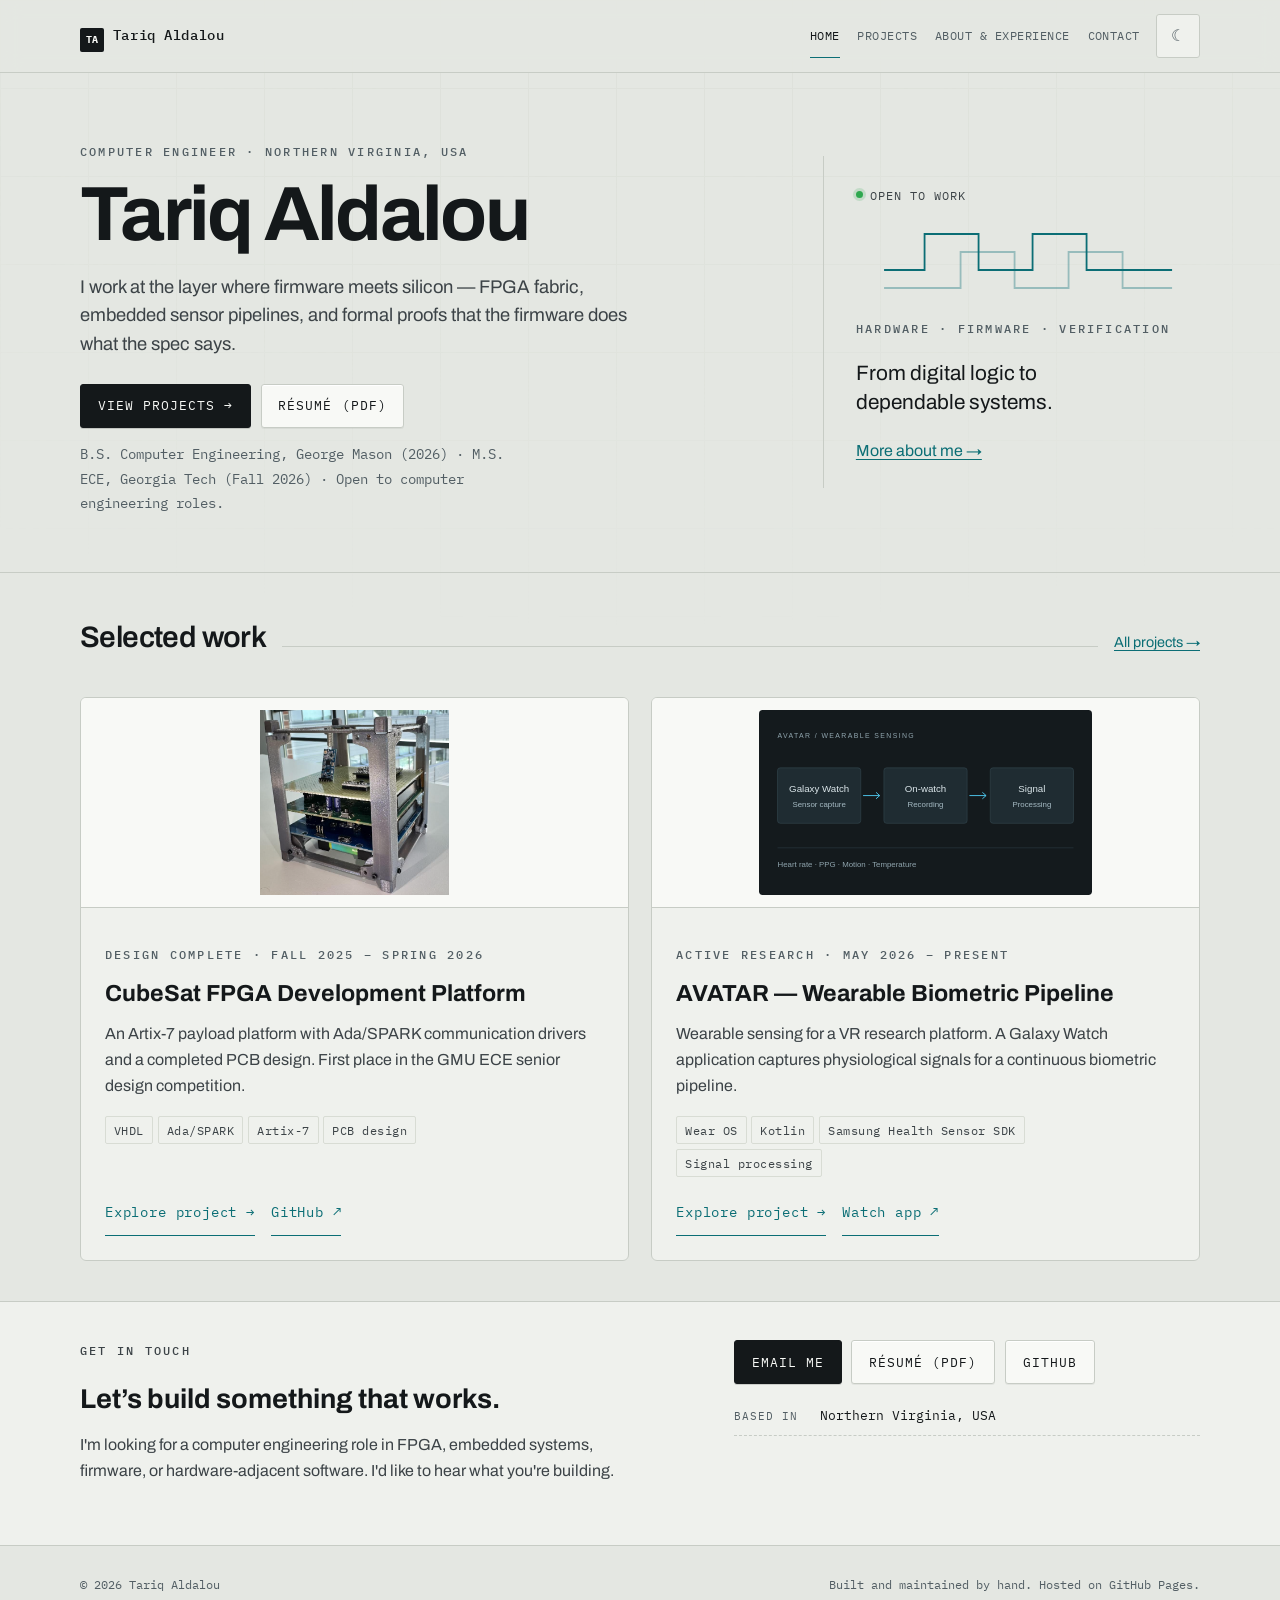
<file: index.html>
<!DOCTYPE html>
<html lang="en">
<head>
<meta charset="utf-8">
<meta name="viewport" content="width=device-width, initial-scale=1">
<title>Computer engineer — Tariq Aldalou</title>
<meta name="description" content="Computer engineer working on FPGA design, embedded systems and formally verified firmware.">
<meta name="author" content="Tariq Aldalou">
<link rel="icon" href="data:image/svg+xml,<svg xmlns='http://www.w3.org/2000/svg' viewBox='0 0 32 32'><rect width='32' height='32' rx='4' fill='%2314181A'/><path d='M5 21h5v-8h6v8h5v-4h6' stroke='%23FFD230' stroke-width='2.5' fill='none'/></svg>">

<meta property="og:type" content="website">
<meta property="og:title" content="Tariq Aldalou — Computer Engineer">
<meta property="og:description" content="FPGA design, embedded systems and formally verified firmware.">

<link rel="preconnect" href="https://fonts.googleapis.com">
<link rel="preconnect" href="https://fonts.gstatic.com" crossorigin>
<link href="https://fonts.googleapis.com/css2?family=Archivo:wght@400;500;600;700&family=IBM+Plex+Mono:wght@400;500&display=swap" rel="stylesheet">
<link rel="stylesheet" href="style.css">
<script>try{var t=localStorage.getItem("theme");if(t==="dark"||(!t&&matchMedia("(prefers-color-scheme:dark)").matches))document.documentElement.dataset.theme="dark"}catch(e){}</script>
</head>

<body data-page="index"><a class="skip-link" href="#main">Skip to content</a><header class="rail"><div class="wrap rail-in"><a class="rail-mark" href="index.html"><b id="mkInit">TA</b><span id="mkName">Tariq Aldalou</span></a><button class="menu-btn" id="menuToggle" aria-expanded="false" aria-controls="siteNav">Menu</button><nav class="rail-nav" id="siteNav" aria-label="Main navigation"><a href="index.html">Home</a><a href="projects.html">Projects</a><a href="about.html">About & experience</a><a href="#contact">Contact</a></nav><button class="theme-btn" id="themeToggle" aria-label="Switch to dark mode">☾</button></div></header><main id="main"><section class="hero"><div class="wrap home-hero"><div><p class="eyebrow" id="heroEyebrow"></p><h1 class="hero-name" id="heroName"></h1><p class="hero-tag" id="heroTag"></p><div class="actions" id="actions"></div><p class="hero-sub" id="heroSub"></p></div><aside class="hero-aside"><span class="led" id="led"></span><div class="signal-art" aria-hidden="true"><svg viewBox="0 0 320 100"><path d="M0 70H45V30H105V70H165V30H225V70H320"/><path d="M0 90H85V50H145V90H205V50H265V90H320"/></svg></div><p class="eyebrow">Hardware · Firmware · Verification</p><p>From digital logic to dependable systems.</p><a href="about.html">More about me →</a></aside></div></section><section class="sec selected-work" id="work"><div class="wrap"><div class="sec-head"><h2>Selected work</h2><span class="rule"></span><a href="projects.html">All projects →</a></div><div class="project-grid" id="projList"></div></div></section></main><section class="sec contact-section" id="contact"><div class="wrap contact-in"><div><p class="eyebrow">Get in touch</p><h2>Let’s build something that works.</h2><p id="contactCopy"></p></div><div><div class="actions" id="actions2"></div><div class="contact-list" id="contactList"></div></div></div></section><footer class="foot"><div class="wrap footer-in"><span>© <span id="year"></span> <span id="footName"></span></span><span id="footNote"></span></div></footer><script src="content.js"></script><script src="app.js"></script></body></html>
</file>
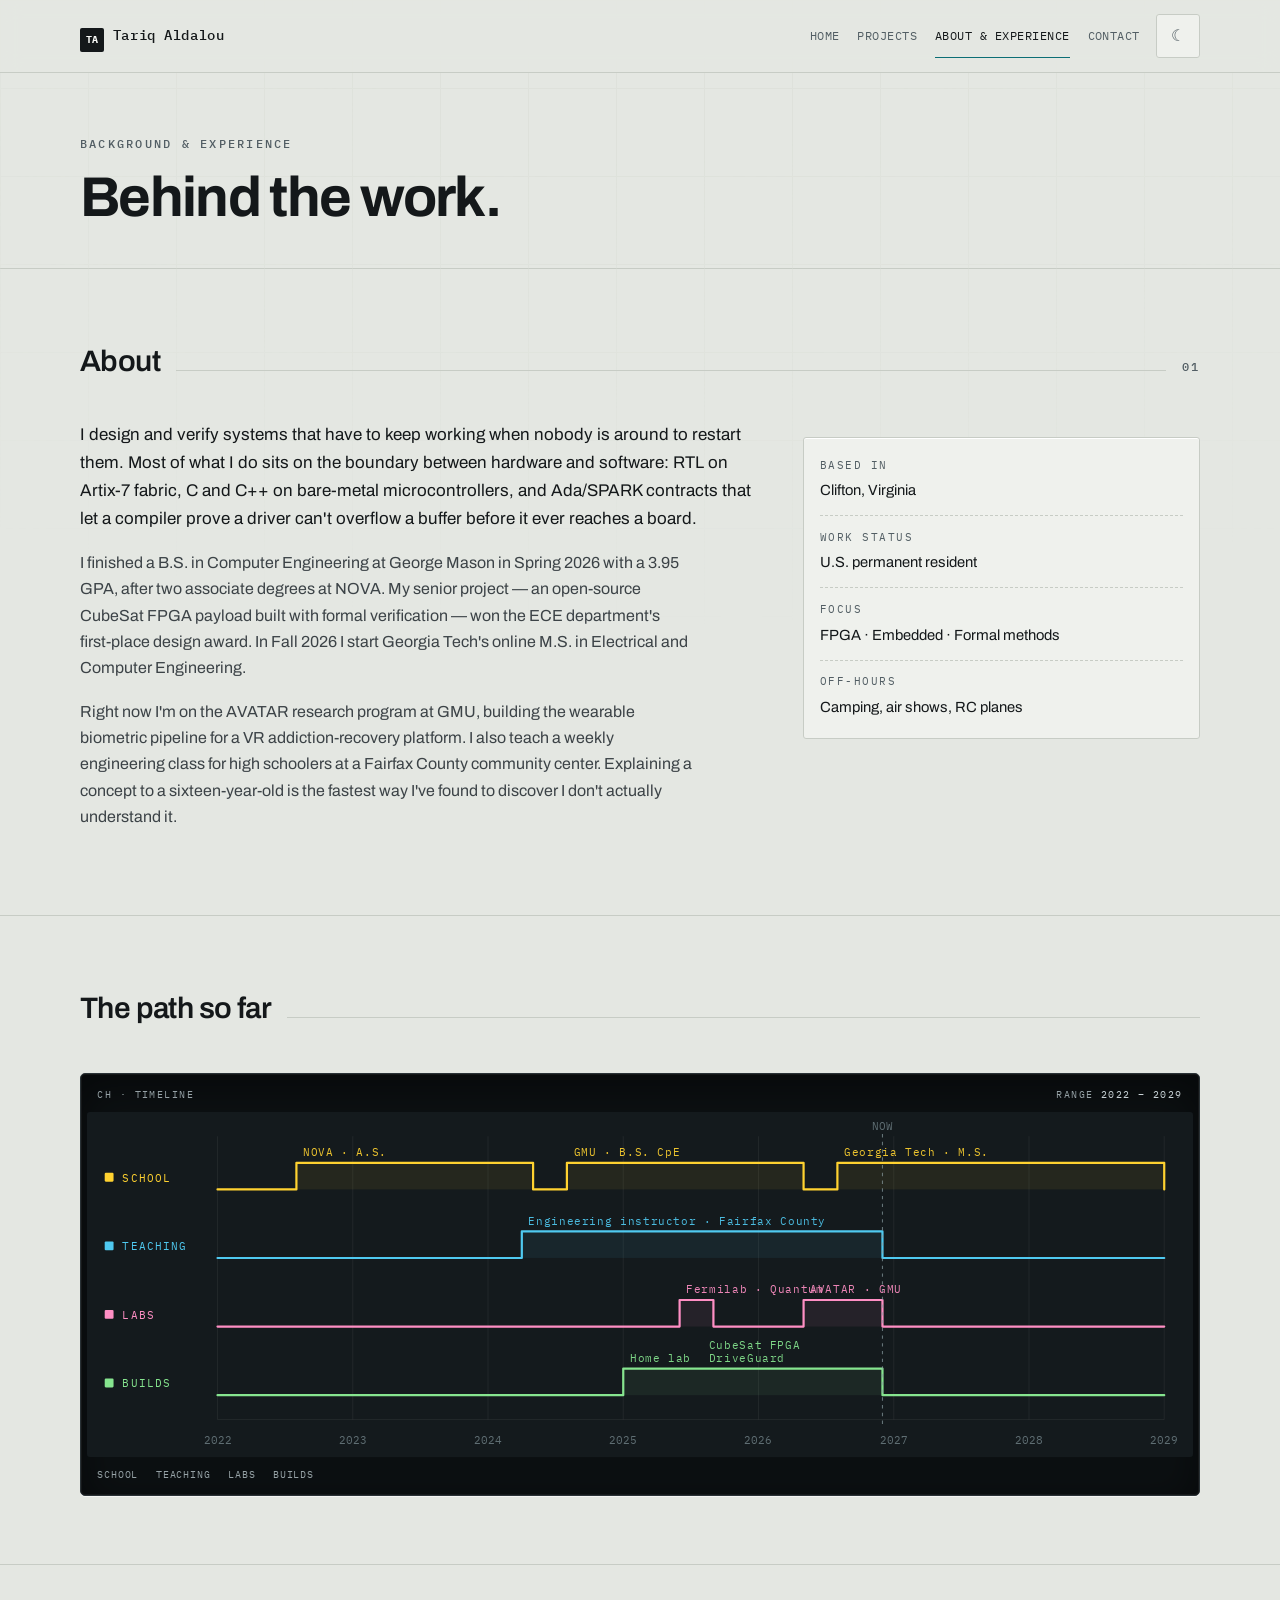
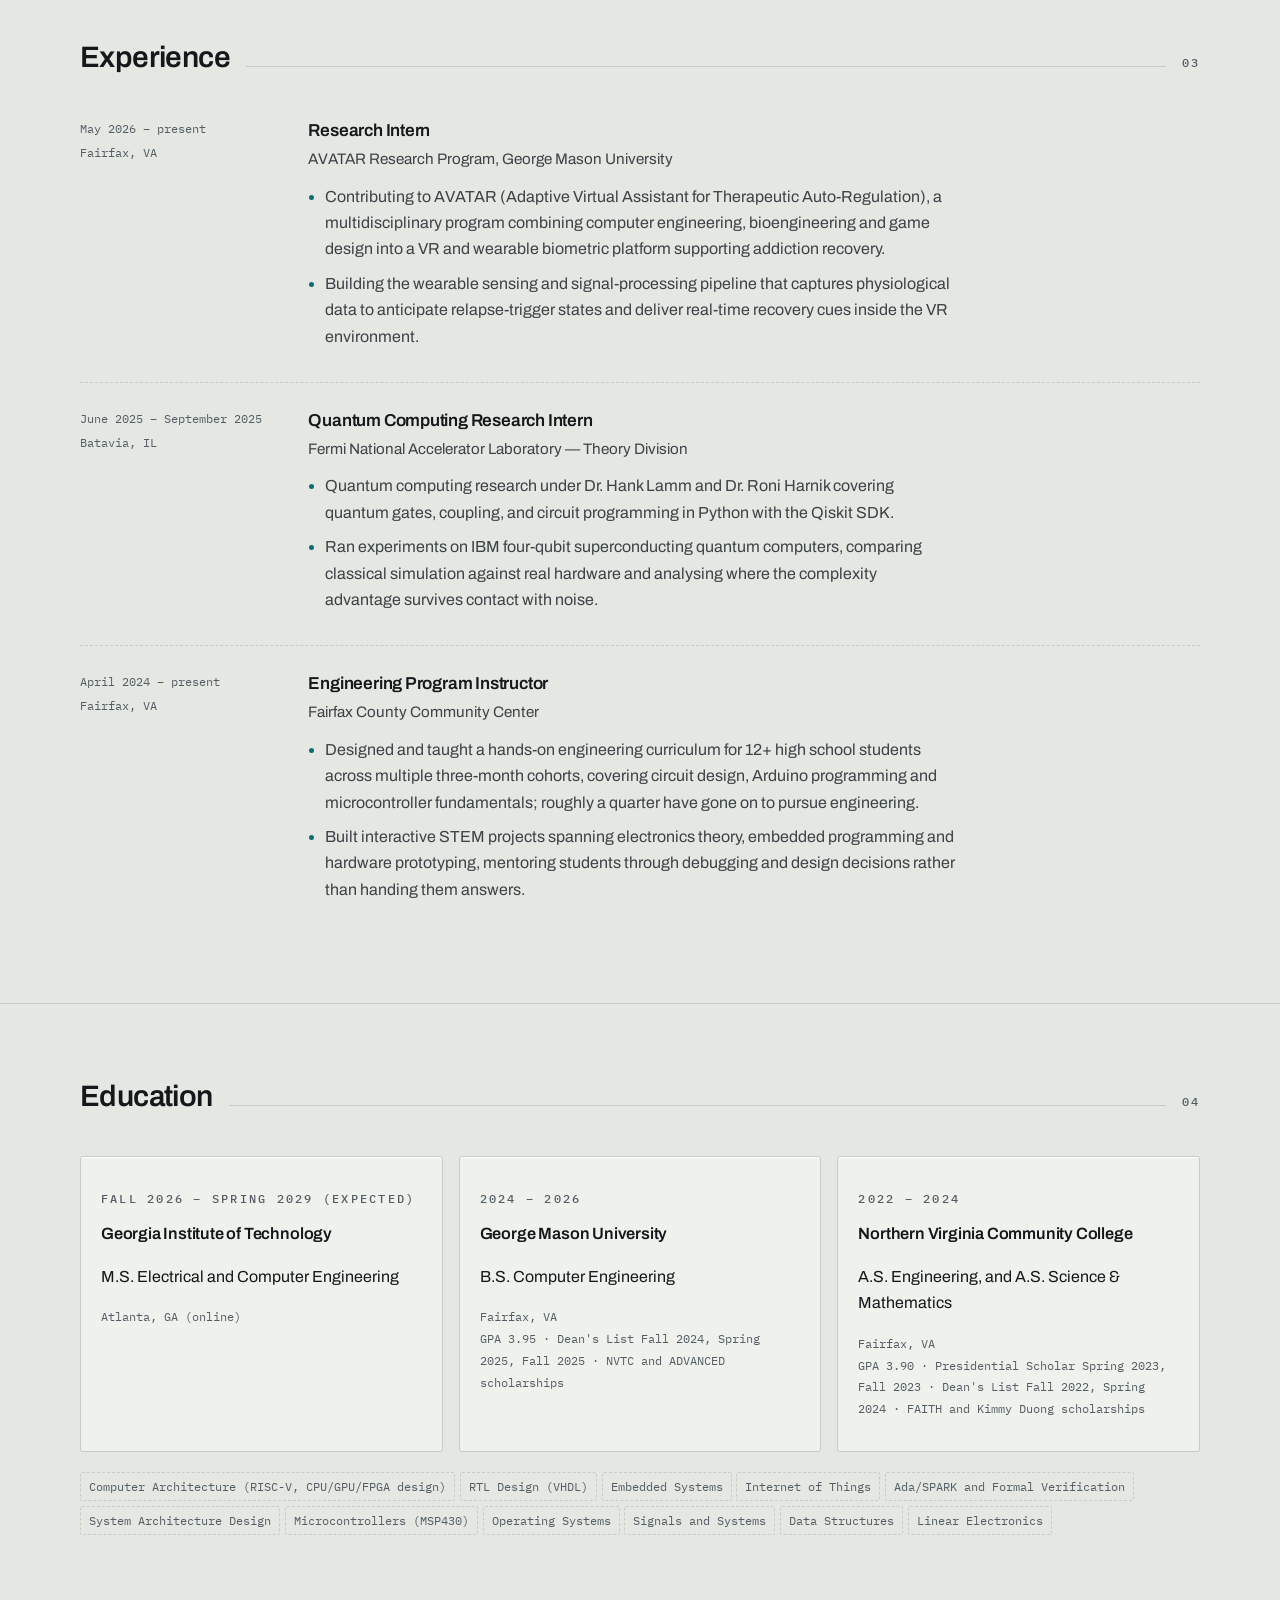
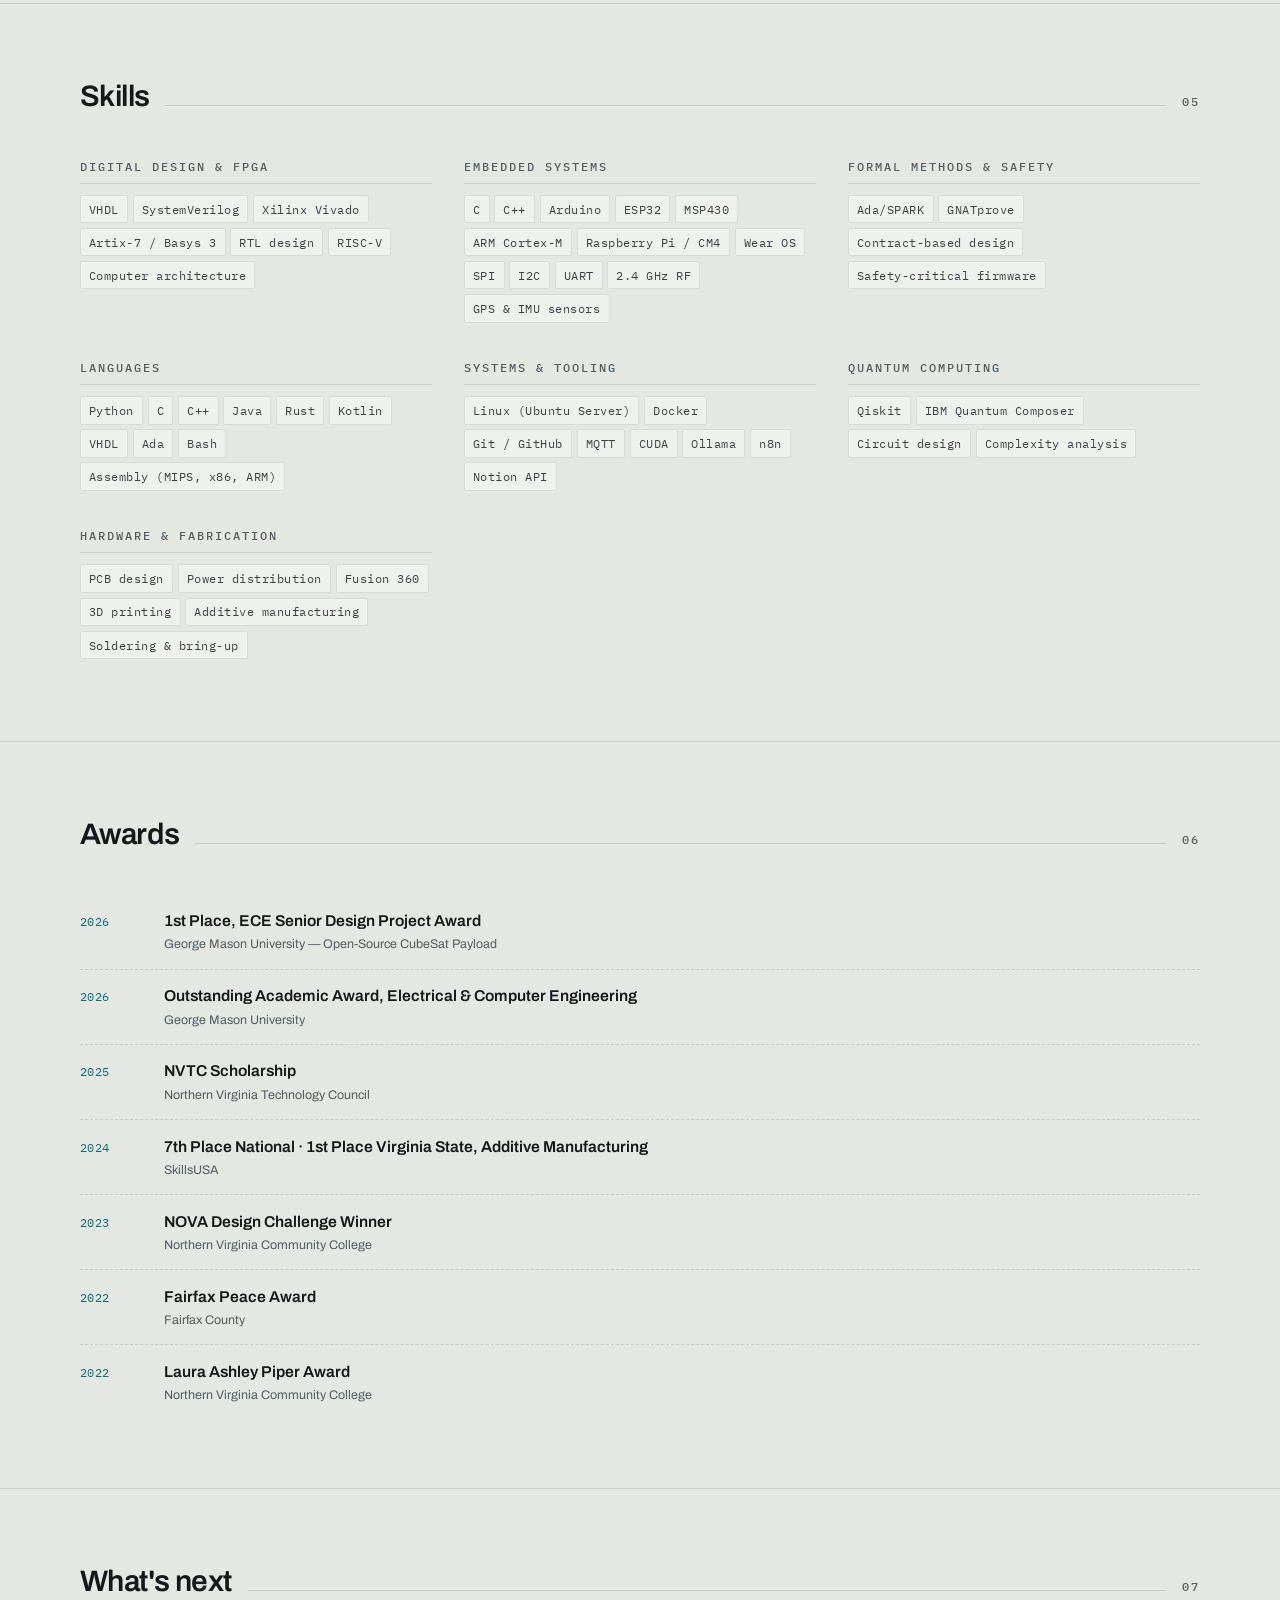
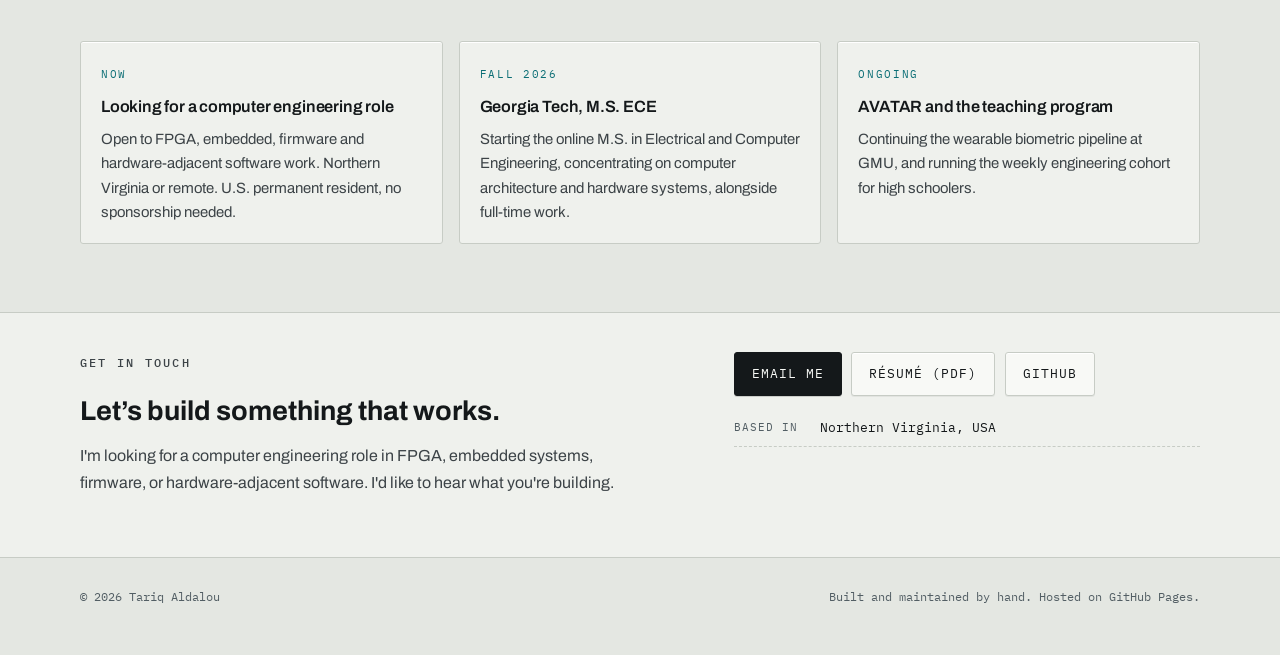
<file: about.html>
<!DOCTYPE html>
<html lang="en">
<head>
<meta charset="utf-8">
<meta name="viewport" content="width=device-width, initial-scale=1">
<title>About & experience — Tariq Aldalou</title>
<meta name="description" content="Computer engineer working on FPGA design, embedded systems and formally verified firmware.">
<meta name="author" content="Tariq Aldalou">
<link rel="icon" href="data:image/svg+xml,<svg xmlns='http://www.w3.org/2000/svg' viewBox='0 0 32 32'><rect width='32' height='32' rx='4' fill='%2314181A'/><path d='M5 21h5v-8h6v8h5v-4h6' stroke='%23FFD230' stroke-width='2.5' fill='none'/></svg>">

<meta property="og:type" content="website">
<meta property="og:title" content="Tariq Aldalou — Computer Engineer">
<meta property="og:description" content="FPGA design, embedded systems and formally verified firmware.">

<link rel="preconnect" href="https://fonts.googleapis.com">
<link rel="preconnect" href="https://fonts.gstatic.com" crossorigin>
<link href="https://fonts.googleapis.com/css2?family=Archivo:wght@400;500;600;700&family=IBM+Plex+Mono:wght@400;500&display=swap" rel="stylesheet">
<link rel="stylesheet" href="style.css">
<script>try{var t=localStorage.getItem("theme");if(t==="dark"||(!t&&matchMedia("(prefers-color-scheme:dark)").matches))document.documentElement.dataset.theme="dark"}catch(e){}</script>
</head>

<body data-page="about"><a class="skip-link" href="#main">Skip to content</a><header class="rail"><div class="wrap rail-in"><a class="rail-mark" href="index.html"><b id="mkInit">TA</b><span id="mkName">Tariq Aldalou</span></a><button class="menu-btn" id="menuToggle" aria-expanded="false" aria-controls="siteNav">Menu</button><nav class="rail-nav" id="siteNav" aria-label="Main navigation"><a href="index.html">Home</a><a href="projects.html">Projects</a><a href="about.html">About & experience</a><a href="#contact">Contact</a></nav><button class="theme-btn" id="themeToggle" aria-label="Switch to dark mode">☾</button></div></header><main id="main"><div class="wrap page-main about-heading"><p class="eyebrow">Background & experience</p><h1>Behind the work.</h1></div>  <section class="sec" id="about">
    <div class="wrap">
      <div class="sec-head"><h2>About</h2><span class="rule"></span><span class="eyebrow">01</span></div>
      <div class="about-grid">
        <div class="about-copy" id="aboutCopy"></div>
        <dl class="facts" id="facts"></dl>
      </div>
    </div>
  </section><section class="sec"><div class="wrap"><div class="sec-head"><h2>The path so far</h2><span class="rule"></span></div>      <div class="display">
        <div class="display-bar">
          <span>CH · TIMELINE</span>
          <span class="sp"></span>
          <span class="hint">drag to scroll →</span>
          <span>RANGE <em id="dispRange"></em></span>
        </div>
        <div class="display-wrap"><div class="display-scroll" id="display"></div></div>
        <div class="display-legend" id="legend"></div>
      </div><div id="mobileTimeline" class="mobile-timeline"></div></div></section>  <section class="sec" id="experience">
    <div class="wrap">
      <div class="sec-head"><h2>Experience</h2><span class="rule"></span><span class="eyebrow">03</span></div>
      <div id="expList"></div>
    </div>
  </section>  <section class="sec" id="education">
    <div class="wrap">
      <div class="sec-head"><h2>Education</h2><span class="rule"></span><span class="eyebrow">04</span></div>
      <div class="edu-grid" id="eduList"></div>
      <div class="course-strip" id="courseList"></div>
    </div>
  </section>  <section class="sec" id="skills">
    <div class="wrap">
      <div class="sec-head"><h2>Skills</h2><span class="rule"></span><span class="eyebrow">05</span></div>
      <div class="skill-grid" id="skillList"></div>
    </div>
  </section>  <section class="sec" id="awards">
    <div class="wrap">
      <div class="sec-head"><h2>Awards</h2><span class="rule"></span><span class="eyebrow">06</span></div>
      <div class="awards" id="awardList"></div>
    </div>
  </section>  <section class="sec" id="next">
    <div class="wrap">
      <div class="sec-head"><h2>What's next</h2><span class="rule"></span><span class="eyebrow">07</span></div>
      <div class="next-grid" id="nextList"></div>
    </div>
  </section></main><section class="sec contact-section" id="contact"><div class="wrap contact-in"><div><p class="eyebrow">Get in touch</p><h2>Let’s build something that works.</h2><p id="contactCopy"></p></div><div><div class="actions" id="actions2"></div><div class="contact-list" id="contactList"></div></div></div></section><footer class="foot"><div class="wrap footer-in"><span>© <span id="year"></span> <span id="footName"></span></span><span id="footNote"></span></div></footer><script src="content.js"></script><script src="app.js"></script></body></html>
</file>
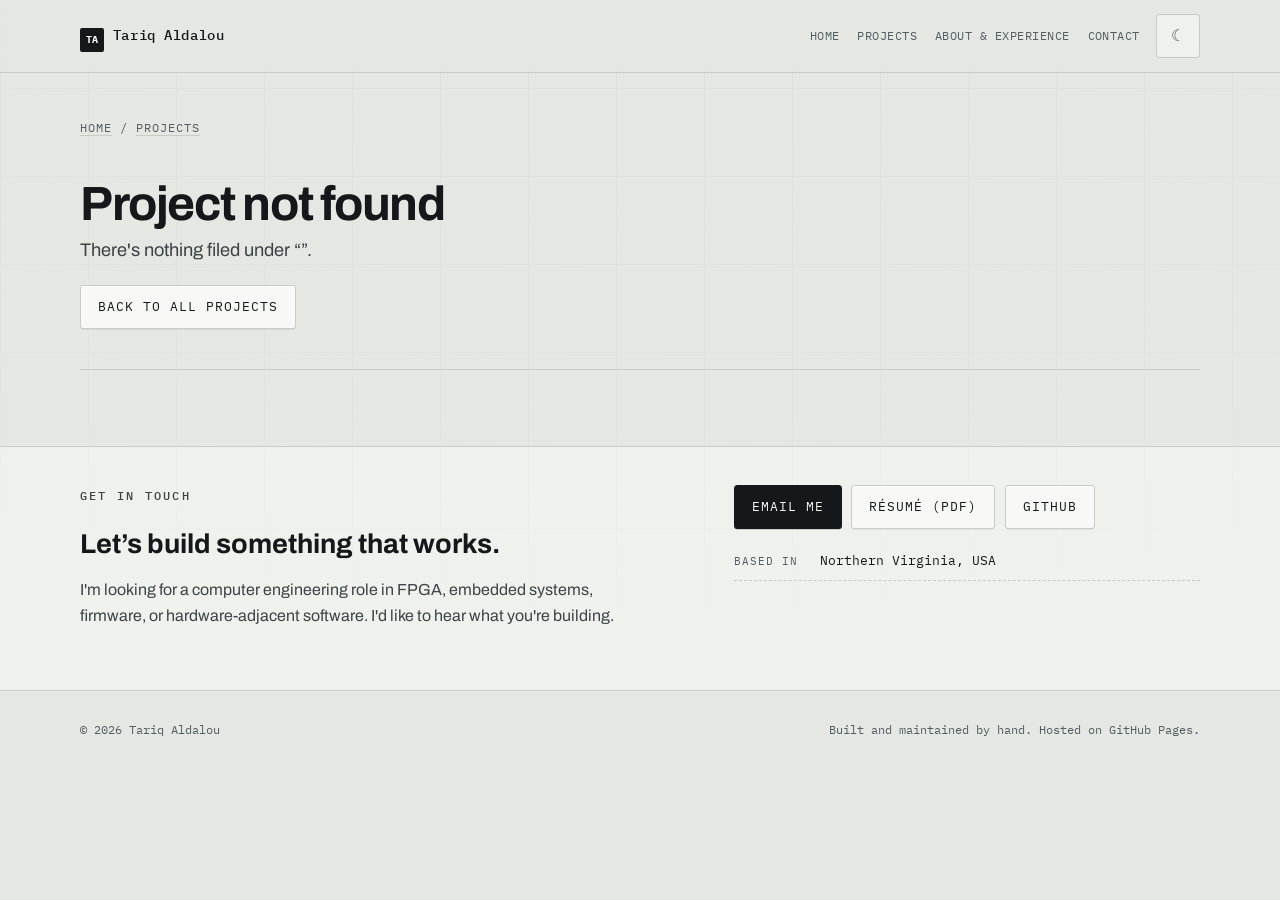
<file: project.html>
<!DOCTYPE html>
<html lang="en">
<head>
<meta charset="utf-8">
<meta name="viewport" content="width=device-width, initial-scale=1">
<title>Project — Tariq Aldalou</title>
<meta name="description" content="Computer engineer working on FPGA design, embedded systems and formally verified firmware.">
<meta name="author" content="Tariq Aldalou">
<link rel="icon" href="data:image/svg+xml,<svg xmlns='http://www.w3.org/2000/svg' viewBox='0 0 32 32'><rect width='32' height='32' rx='4' fill='%2314181A'/><path d='M5 21h5v-8h6v8h5v-4h6' stroke='%23FFD230' stroke-width='2.5' fill='none'/></svg>">

<meta property="og:type" content="website">
<meta property="og:title" content="Tariq Aldalou — Computer Engineer">
<meta property="og:description" content="FPGA design, embedded systems and formally verified firmware.">

<link rel="preconnect" href="https://fonts.googleapis.com">
<link rel="preconnect" href="https://fonts.gstatic.com" crossorigin>
<link href="https://fonts.googleapis.com/css2?family=Archivo:wght@400;500;600;700&family=IBM+Plex+Mono:wght@400;500&display=swap" rel="stylesheet">
<link rel="stylesheet" href="style.css">
<script>try{var t=localStorage.getItem("theme");if(t==="dark"||(!t&&matchMedia("(prefers-color-scheme:dark)").matches))document.documentElement.dataset.theme="dark"}catch(e){}</script>
</head>

<body data-page="project"><a class="skip-link" href="#main">Skip to content</a><header class="rail"><div class="wrap rail-in"><a class="rail-mark" href="index.html"><b id="mkInit">TA</b><span id="mkName">Tariq Aldalou</span></a><button class="menu-btn" id="menuToggle" aria-expanded="false" aria-controls="siteNav">Menu</button><nav class="rail-nav" id="siteNav" aria-label="Main navigation"><a href="index.html">Home</a><a href="projects.html">Projects</a><a href="about.html">About & experience</a><a href="#contact">Contact</a></nav><button class="theme-btn" id="themeToggle" aria-label="Switch to dark mode">☾</button></div></header><main class="wrap" id="main"><p class="crumb"><a href="index.html">Home</a> / <a href="projects.html">Projects</a></p><div id="pMain"></div><div class="p-more" id="pMore"></div></main><section class="sec contact-section" id="contact"><div class="wrap contact-in"><div><p class="eyebrow">Get in touch</p><h2>Let’s build something that works.</h2><p id="contactCopy"></p></div><div><div class="actions" id="actions2"></div><div class="contact-list" id="contactList"></div></div></div></section><footer class="foot"><div class="wrap footer-in"><span>© <span id="year"></span> <span id="footName"></span></span><span id="footNote"></span></div></footer><script src="content.js"></script><script src="app.js"></script></body></html>
</file>
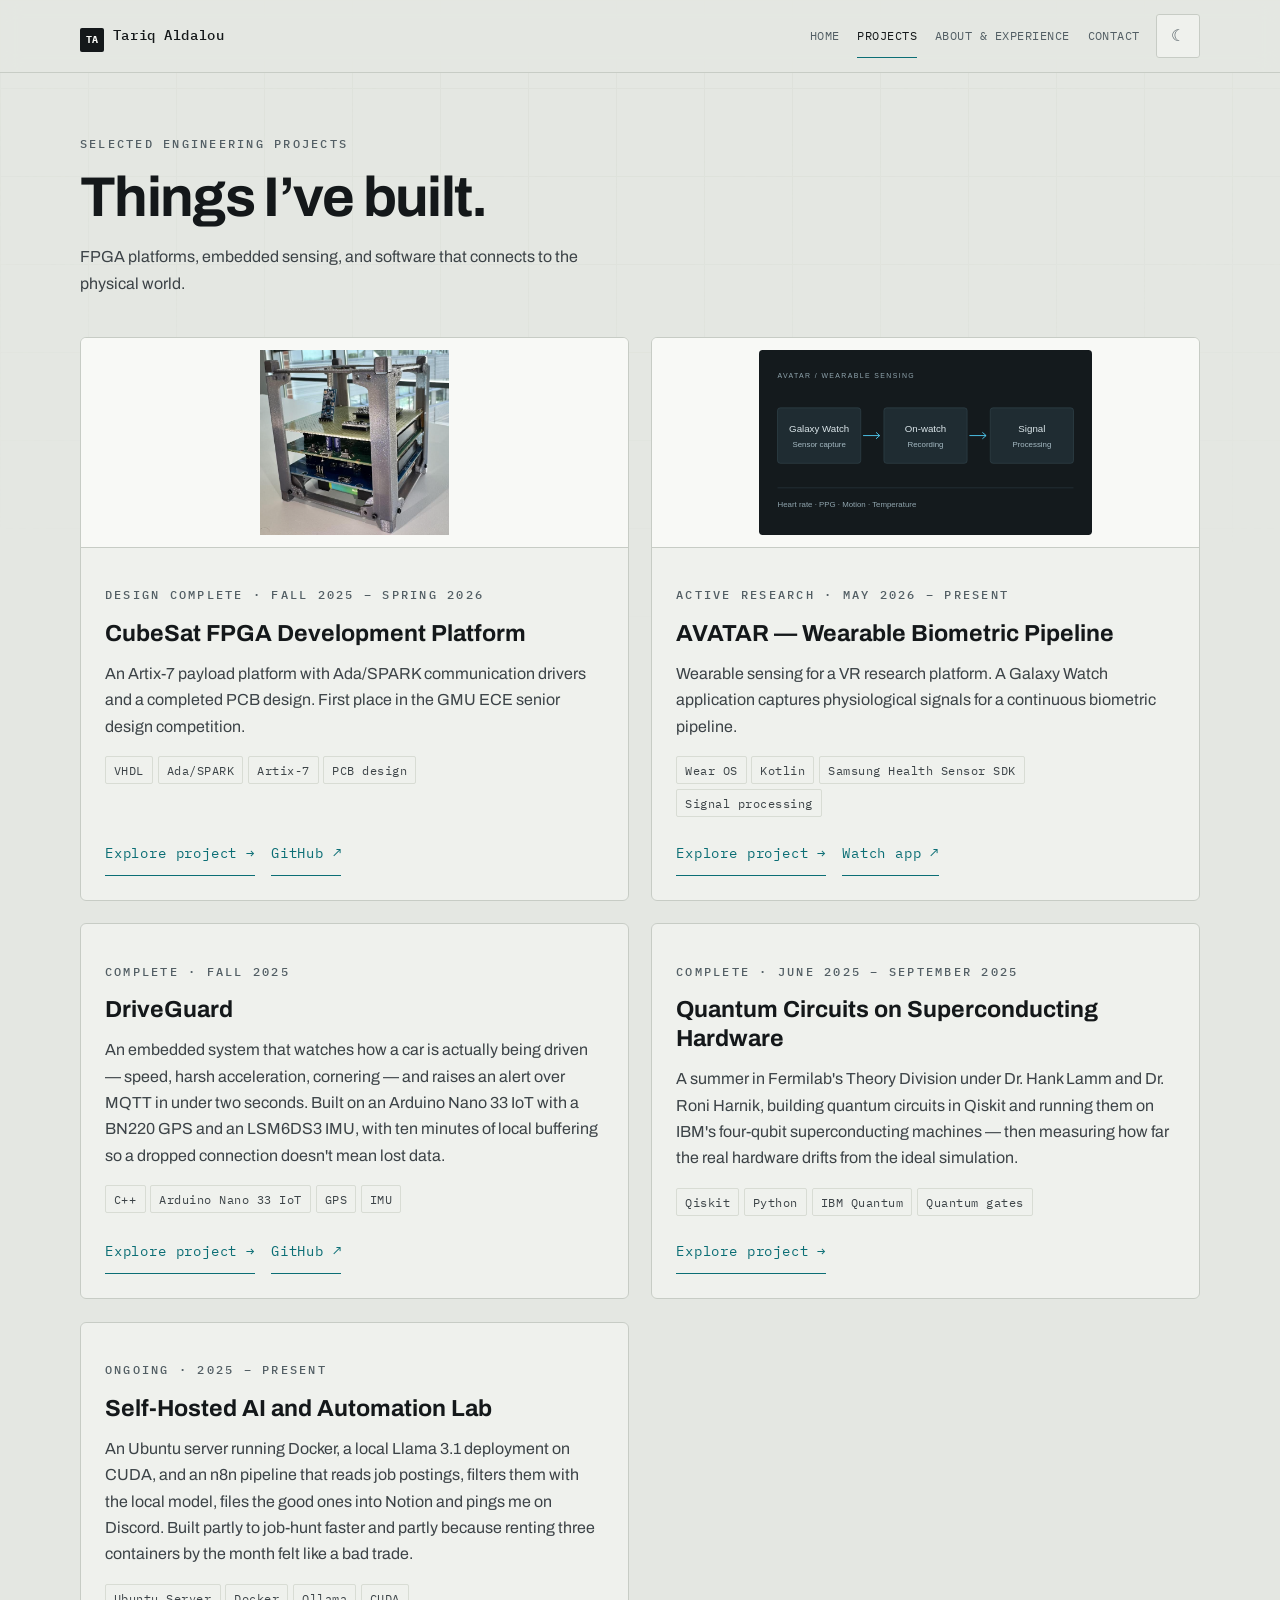
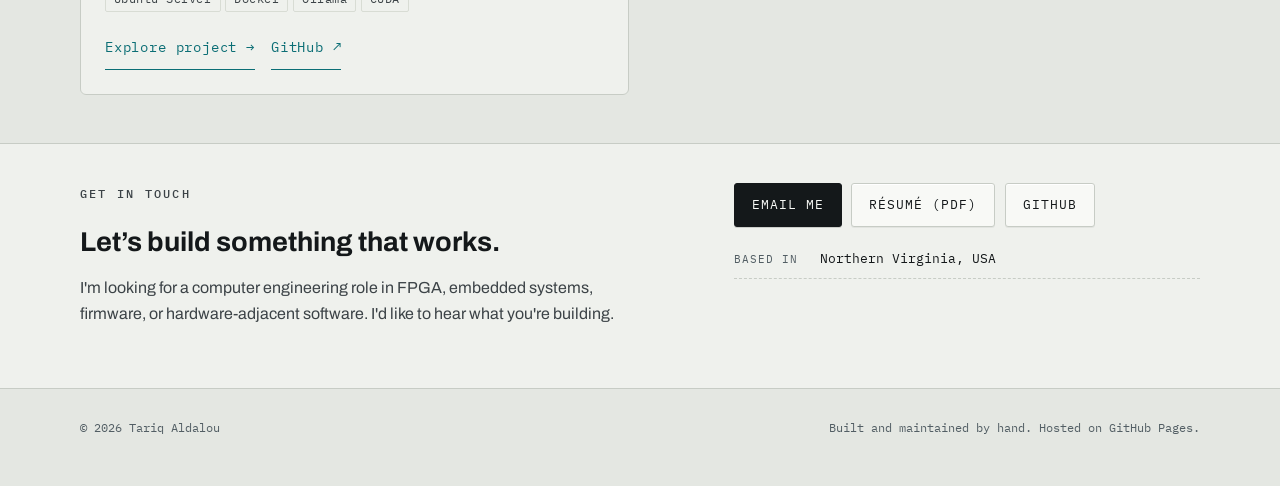
<file: projects.html>
<!DOCTYPE html>
<html lang="en">
<head>
<meta charset="utf-8">
<meta name="viewport" content="width=device-width, initial-scale=1">
<title>Projects — Tariq Aldalou</title>
<meta name="description" content="Computer engineer working on FPGA design, embedded systems and formally verified firmware.">
<meta name="author" content="Tariq Aldalou">
<link rel="icon" href="data:image/svg+xml,<svg xmlns='http://www.w3.org/2000/svg' viewBox='0 0 32 32'><rect width='32' height='32' rx='4' fill='%2314181A'/><path d='M5 21h5v-8h6v8h5v-4h6' stroke='%23FFD230' stroke-width='2.5' fill='none'/></svg>">

<meta property="og:type" content="website">
<meta property="og:title" content="Tariq Aldalou — Computer Engineer">
<meta property="og:description" content="FPGA design, embedded systems and formally verified firmware.">

<link rel="preconnect" href="https://fonts.googleapis.com">
<link rel="preconnect" href="https://fonts.gstatic.com" crossorigin>
<link href="https://fonts.googleapis.com/css2?family=Archivo:wght@400;500;600;700&family=IBM+Plex+Mono:wght@400;500&display=swap" rel="stylesheet">
<link rel="stylesheet" href="style.css">
<script>try{var t=localStorage.getItem("theme");if(t==="dark"||(!t&&matchMedia("(prefers-color-scheme:dark)").matches))document.documentElement.dataset.theme="dark"}catch(e){}</script>
</head>

<body data-page="projects"><a class="skip-link" href="#main">Skip to content</a><header class="rail"><div class="wrap rail-in"><a class="rail-mark" href="index.html"><b id="mkInit">TA</b><span id="mkName">Tariq Aldalou</span></a><button class="menu-btn" id="menuToggle" aria-expanded="false" aria-controls="siteNav">Menu</button><nav class="rail-nav" id="siteNav" aria-label="Main navigation"><a href="index.html">Home</a><a href="projects.html">Projects</a><a href="about.html">About & experience</a><a href="#contact">Contact</a></nav><button class="theme-btn" id="themeToggle" aria-label="Switch to dark mode">☾</button></div></header><main id="main" class="wrap page-main"><p class="eyebrow">Selected engineering projects</p><h1>Things I’ve built.</h1><p class="page-intro">FPGA platforms, embedded sensing, and software that connects to the physical world.</p><div class="project-grid" id="projList"></div></main><section class="sec contact-section" id="contact"><div class="wrap contact-in"><div><p class="eyebrow">Get in touch</p><h2>Let’s build something that works.</h2><p id="contactCopy"></p></div><div><div class="actions" id="actions2"></div><div class="contact-list" id="contactList"></div></div></div></section><footer class="foot"><div class="wrap footer-in"><span>© <span id="year"></span> <span id="footName"></span></span><span id="footNote"></span></div></footer><script src="content.js"></script><script src="app.js"></script></body></html>
</file>
<file: style.css>
/* ============================================================================
   style.css — all the looks.

   Want to change the colours? Change the values in :root below and every
   part of the site follows. You don't need to touch anything else.
   ========================================================================== */

:root {
  /* --- surfaces: painted-metal instrument chassis ------------------------ */
  --panel:      #E4E7E2;
  --panel-2:    #EFF1ED;
  --panel-3:    #F8F9F6;

  /* --- ink --------------------------------------------------------------- */
  --ink:        #14181A;
  --ink-2:      #3C4347;
  --ink-3:      #6D757A;

  /* --- hairlines --------------------------------------------------------- */
  --rule:       #C7CCC5;
  --rule-soft:  #D8DCD4;

  /* --- the one interactive colour ---------------------------------------- */
  --signal:     #0B6E75;
  --signal-dk:  #075056;
  --marker:     rgba(255, 206, 48, .55);

  /* --- the display window (the dark inset panel) ------------------------- */
  --scr:        #0C1012;
  --scr-2:      #141A1D;
  --scr-grid:   rgba(255, 255, 255, .055);
  --scr-ink:    #96A2A6;

  /* --- signal trace colours, one per channel ----------------------------- */
  --ch1: #FFD230;
  --ch2: #4FC9F0;
  --ch3: #FF8FC4;
  --ch4: #86E58F;
  --ch5: #C3A6FF;
  --ch6: #FFA35C;

  /* --- type -------------------------------------------------------------- */
  --sans: "Archivo", ui-sans-serif, system-ui, -apple-system, "Segoe UI", sans-serif;
  --mono: "IBM Plex Mono", ui-monospace, "SF Mono", Menlo, Consolas, monospace;

  /* --- spacing ----------------------------------------------------------- */
  --pad:   clamp(1.25rem, 4vw, 2.75rem);
  --wrap:  1120px;
  --radius: 3px;
}

/* ---------------------------------------------------------------- reset -- */
*, *::before, *::after { box-sizing: border-box; }

html { -webkit-text-size-adjust: 100%; scroll-behavior: smooth; scroll-padding-top: 80px; }

body {
  margin: 0;
  background: var(--panel);
  color: var(--ink);
  font-family: var(--sans);
  font-size: 1rem;
  line-height: 1.65;
  font-synthesis-weight: none;
  -webkit-font-smoothing: antialiased;
}

/* the faint machined texture of the chassis */
body::before {
  content: "";
  position: fixed;
  inset: 0;
  pointer-events: none;
  z-index: 0;
  background-image:
    linear-gradient(var(--rule-soft) 1px, transparent 1px),
    linear-gradient(90deg, var(--rule-soft) 1px, transparent 1px);
  background-size: 88px 88px;
  opacity: .5;
  mask-image: radial-gradient(120% 90% at 50% 0%, #000 20%, transparent 78%);
}

img { max-width: 100%; height: auto; display: block; }

a { color: var(--signal); text-decoration-thickness: 1px; text-underline-offset: 3px; }
a:hover { color: var(--signal-dk); }

:focus-visible {
  outline: 2px solid var(--signal);
  outline-offset: 3px;
  border-radius: 2px;
}

/* ------------------------------------------------------------ type bits -- */
.eyebrow {
  font-family: var(--mono);
  font-size: .68rem;
  font-weight: 500;
  letter-spacing: .18em;
  text-transform: uppercase;
  color: var(--ink-3);
}

.mono { font-family: var(--mono); }

.hl {
  background-image: linear-gradient(transparent 60%, var(--marker) 60%);
  padding: 0 .05em;
}

/* ---------------------------------------------------------------- shell -- */
.wrap {
  width: min(100% - 2 * var(--pad), var(--wrap));
  margin-inline: auto;
  position: relative;
  z-index: 1;
}

/* ============================================================== top rail == */
.rail {
  position: sticky;
  top: 0;
  z-index: 50;
  background: color-mix(in srgb, var(--panel) 88%, transparent);
  backdrop-filter: saturate(1.4) blur(10px);
  -webkit-backdrop-filter: saturate(1.4) blur(10px);
  border-bottom: 1px solid var(--rule);
}

.rail-in {
  display: flex;
  align-items: center;
  gap: 1.25rem;
  height: 54px;
}

.rail-mark {
  display: flex;
  align-items: baseline;
  gap: .55rem;
  font-family: var(--mono);
  font-size: .8rem;
  font-weight: 500;
  letter-spacing: .04em;
  color: var(--ink);
  text-decoration: none;
  white-space: nowrap;
}
.rail-mark b {
  display: inline-grid;
  place-items: center;
  width: 24px; height: 24px;
  background: var(--ink);
  color: var(--panel-3);
  font-size: .64rem;
  letter-spacing: .02em;
  border-radius: 2px;
  transform: translateY(3px);
}
.rail-mark span { color: var(--ink); }
.rail-mark .role { color: var(--ink-3); font-size: .72rem; }
.rail-mark .role::before { content: "/ "; color: var(--rule); }

.rail-nav {
  display: flex;
  gap: 1.1rem;
  margin-left: auto;
  overflow-x: auto;
  scrollbar-width: none;
  -ms-overflow-style: none;
}
.rail-nav::-webkit-scrollbar { display: none; }

.rail-nav a {
  font-family: var(--mono);
  font-size: .72rem;
  letter-spacing: .1em;
  text-transform: uppercase;
  color: var(--ink-3);
  text-decoration: none;
  padding: .25rem 0;
  border-bottom: 1px solid transparent;
  white-space: nowrap;
  transition: color .15s ease, border-color .15s ease;
}
.rail-nav a:hover { color: var(--ink); }
.rail-nav a.on { color: var(--ink); border-bottom-color: var(--signal); }

.led {
  display: inline-flex;
  align-items: center;
  gap: .45rem;
  font-family: var(--mono);
  font-size: .68rem;
  letter-spacing: .08em;
  text-transform: uppercase;
  color: var(--ink-2);
  white-space: nowrap;
}
.led::before {
  content: "";
  width: 7px; height: 7px;
  border-radius: 50%;
  background: #2FA84F;
  box-shadow: 0 0 0 3px rgba(47, 168, 79, .18);
  animation: blink 2.6s ease-in-out infinite;
}
.led[data-status="busy"]::before { background: #D08A17; box-shadow: 0 0 0 3px rgba(208,138,23,.18); }
.led[data-status="off"]::before  { background: var(--ink-3); box-shadow: none; animation: none; }

@keyframes blink { 0%, 100% { opacity: 1; } 50% { opacity: .35; } }

/* ================================================================ hero === */
.hero { padding: clamp(2.5rem, 7vw, 5rem) 0 clamp(2rem, 5vw, 3.5rem); }

.hero-name {
  font-size: clamp(2.4rem, 8vw, 4.4rem);
  font-weight: 700;
  letter-spacing: -.035em;
  line-height: .98;
  margin: .5rem 0 0;
}

.hero-tag {
  max-width: 62ch;
  font-size: clamp(1.02rem, 2vw, 1.22rem);
  line-height: 1.55;
  color: var(--ink-2);
  margin: 1.1rem 0 0;
}

.hero-sub {
  font-family: var(--mono);
  font-size: .78rem;
  line-height: 1.8;
  color: var(--ink-3);
  margin: .9rem 0 0;
  max-width: 70ch;
}

/* ------------------------------------------------- the display window --- */
.display {
  margin-top: clamp(1.75rem, 4vw, 2.5rem);
  background: var(--scr);
  border: 1px solid #2A3236;
  border-radius: 5px;
  padding: 6px;
  box-shadow:
    inset 0 0 0 1px rgba(255,255,255,.05),
    inset 0 12px 40px rgba(0,0,0,.5),
    0 1px 0 rgba(255,255,255,.6);
}

.display-bar {
  display: flex;
  align-items: center;
  gap: .8rem;
  padding: .4rem .65rem .55rem;
  font-family: var(--mono);
  font-size: .64rem;
  letter-spacing: .14em;
  text-transform: uppercase;
  color: var(--scr-ink);
}
.display-bar .sp { margin-left: auto; }
.display-bar .hint { display: none; color: #7E8C91; }
@media (max-width: 720px) { .display-bar .hint { display: inline; } }
.display-bar em { font-style: normal; color: #C8D2D6; }

.display-wrap { position: relative; }
.display-wrap::after {
  content: "";
  position: absolute;
  top: 0; right: 0; bottom: 0;
  width: 46px;
  pointer-events: none;
  background: linear-gradient(90deg, transparent, var(--scr-2));
  opacity: 0;
  transition: opacity .2s ease;
  border-radius: 0 3px 3px 0;
}
.display-wrap[data-scroll="1"]::after { opacity: 1; }

.display-scroll {
  overflow-x: auto;
  overflow-y: hidden;
  border-radius: 3px;
  background: var(--scr-2);
  scrollbar-width: thin;
}
.display-scroll svg { display: block; min-width: 620px; width: 100%; height: auto; }

.trace { fill: none; stroke-width: 2; stroke-linejoin: round; stroke-linecap: round; }
.grid-line { stroke: var(--scr-grid); stroke-width: 1; }
.axis-txt { font-family: var(--mono); font-size: 10px; fill: #5F6E73; }
.chan-txt { font-family: var(--mono); font-size: 10px; letter-spacing: .1em; }
.seg-txt  { font-family: var(--mono); font-size: 9.5px; letter-spacing: .06em; }
.seg-hit:hover + .seg-glow { opacity: .18; }

.display-legend {
  display: flex;
  flex-wrap: wrap;
  gap: .35rem 1.1rem;
  padding: .6rem .65rem .35rem;
  font-family: var(--mono);
  font-size: .64rem;
  letter-spacing: .08em;
  color: var(--scr-ink);
}
.display-legend i {
  display: inline-block;
  width: 8px; height: 8px;
  border-radius: 1px;
  margin-right: .4rem;
  transform: translateY(1px);
}

/* ---------------------------------------------------------- action row -- */
.actions {
  display: flex;
  flex-wrap: wrap;
  gap: .6rem;
  margin-top: 1.6rem;
}

.btn {
  display: inline-flex;
  align-items: center;
  gap: .5rem;
  padding: .6rem 1.05rem;
  font-family: var(--mono);
  font-size: .74rem;
  letter-spacing: .08em;
  text-transform: uppercase;
  text-decoration: none;
  color: var(--ink);
  background: var(--panel-3);
  border: 1px solid var(--rule);
  border-radius: var(--radius);
  box-shadow: inset 0 1px 0 #fff, 0 1px 0 rgba(0,0,0,.05);
  transition: transform .12s ease, box-shadow .12s ease, border-color .12s ease;
}
.btn:hover {
  color: var(--ink);
  border-color: var(--ink-3);
  transform: translateY(-1px);
  box-shadow: inset 0 1px 0 #fff, 0 3px 0 -1px rgba(0,0,0,.09);
}
.btn:active { transform: translateY(0); box-shadow: inset 0 2px 4px rgba(0,0,0,.09); }

.btn-solid {
  background: var(--ink);
  color: var(--panel-3);
  border-color: var(--ink);
  box-shadow: 0 1px 0 rgba(0,0,0,.15);
}
.btn-solid:hover { background: var(--signal-dk); border-color: var(--signal-dk); color: #fff; }

/* ============================================================= sections == */
.sec { padding: clamp(2.5rem, 6vw, 4.25rem) 0; border-top: 1px solid var(--rule); }

.sec-head {
  display: flex;
  align-items: baseline;
  gap: 1rem;
  margin-bottom: clamp(1.4rem, 3vw, 2.2rem);
}
.sec-head h2 {
  font-size: clamp(1.35rem, 2.6vw, 1.85rem);
  font-weight: 600;
  letter-spacing: -.02em;
  margin: 0;
}
.sec-head .rule { flex: 1; height: 1px; background: var(--rule); }

/* --------------------------------------------------------------- about -- */
.about-grid {
  display: grid;
  grid-template-columns: minmax(0, 1.7fr) minmax(0, 1fr);
  gap: clamp(1.5rem, 4vw, 3rem);
  align-items: start;
}
.about-copy p { margin: 0 0 1.05rem; max-width: 68ch; color: var(--ink-2); }
.about-copy p:first-child { color: var(--ink); font-size: 1.06rem; }

.facts {
  background: var(--panel-2);
  border: 1px solid var(--rule);
  border-radius: var(--radius);
  box-shadow: inset 0 1px 0 #fff;
  padding: .35rem 1rem;
}
.facts div {
  padding: .8rem 0;
  border-bottom: 1px dashed var(--rule);
}
.facts div:last-child { border-bottom: 0; }
.facts dt {
  font-family: var(--mono);
  font-size: .66rem;
  letter-spacing: .14em;
  text-transform: uppercase;
  color: var(--ink-3);
  margin-bottom: .25rem;
}
.facts dd { margin: 0; font-size: .92rem; color: var(--ink); }

/* ------------------------------------------------------------ projects -- */
.proj-list { display: flex; flex-direction: column; }

.proj {
  display: grid;
  grid-template-columns: 190px minmax(0, 1fr);
  gap: clamp(1rem, 3vw, 2.5rem);
  padding: clamp(1.4rem, 3vw, 2rem) 0;
  border-top: 1px dashed var(--rule);
  position: relative;
}
.proj:first-child { border-top: 0; padding-top: 0; }

.proj::before {
  content: "";
  position: absolute;
  left: calc(var(--pad) * -.5);
  top: clamp(1.4rem, 3vw, 2rem);
  bottom: clamp(1.4rem, 3vw, 2rem);
  width: 2px;
  background: var(--signal);
  opacity: 0;
  transition: opacity .18s ease;
}
.proj:hover::before { opacity: 1; }

.proj-meta { font-family: var(--mono); font-size: .7rem; line-height: 1.9; color: var(--ink-3); }
.proj-meta .st {
  display: inline-block;
  padding: .1rem .45rem;
  border: 1px solid var(--rule);
  border-radius: 2px;
  background: var(--panel-2);
  color: var(--ink-2);
  letter-spacing: .06em;
  margin-top: .3rem;
}
.proj-meta .feat { color: var(--signal); letter-spacing: .12em; }

.proj-title {
  font-size: clamp(1.15rem, 2.3vw, 1.45rem);
  font-weight: 600;
  letter-spacing: -.018em;
  margin: 0 0 .15rem;
  line-height: 1.25;
}
.proj-title a { color: var(--ink); text-decoration: none; }
.proj-title a:hover { color: var(--signal-dk); text-decoration: underline; }
.proj-sub { font-family: var(--mono); font-size: .74rem; color: var(--ink-3); margin: 0 0 .75rem; }
.proj-blurb { margin: 0 0 1rem; color: var(--ink-2); max-width: 68ch; }

.tags { display: flex; flex-wrap: wrap; gap: .3rem; margin-bottom: .9rem; }
.tags span {
  font-family: var(--mono);
  font-size: .66rem;
  letter-spacing: .04em;
  padding: .18rem .5rem;
  background: var(--panel-2);
  border: 1px solid var(--rule-soft);
  border-radius: 2px;
  color: var(--ink-2);
}

.proj-links { display: flex; flex-wrap: wrap; gap: 1rem; }
.proj-links a {
  font-family: var(--mono);
  font-size: .72rem;
  letter-spacing: .06em;
  text-decoration: none;
  border-bottom: 1px solid currentColor;
  padding-bottom: 1px;
}

.proj-shot {
  margin: 0 0 1rem;
  border: 1px solid var(--rule);
  border-radius: var(--radius);
  overflow: hidden;
  background: var(--panel-2);
}

/* ---------------------------------------------------------- experience -- */
.xp { display: grid; grid-template-columns: 190px minmax(0, 1fr); gap: clamp(1rem, 3vw, 2.5rem); padding: 1.5rem 0; border-top: 1px dashed var(--rule); }
.xp:first-child { border-top: 0; padding-top: 0; }
.xp-when { font-family: var(--mono); font-size: .7rem; line-height: 1.9; color: var(--ink-3); }
.xp h3 { margin: 0; font-size: 1.08rem; font-weight: 600; letter-spacing: -.012em; }
.xp .org { font-size: .95rem; color: var(--ink-2); margin: .1rem 0 .7rem; }
.xp ul { margin: 0; padding-left: 1.05rem; }
.xp li { margin-bottom: .5rem; color: var(--ink-2); max-width: 70ch; }
.xp li::marker { color: var(--signal); }

/* ----------------------------------------------------------- education -- */
.edu-grid { display: grid; grid-template-columns: repeat(auto-fit, minmax(250px, 1fr)); gap: 1rem; }
.card {
  background: var(--panel-2);
  border: 1px solid var(--rule);
  border-radius: var(--radius);
  box-shadow: inset 0 1px 0 #fff;
  padding: 1.15rem 1.25rem;
}
.card h3 { margin: .35rem 0 .15rem; font-size: 1.02rem; font-weight: 600; letter-spacing: -.012em; }
.card .deg { font-size: .93rem; color: var(--ink-2); margin: 0 0 .55rem; }
.card .meta { font-family: var(--mono); font-size: .68rem; color: var(--ink-3); line-height: 1.75; }

.course-strip { display: flex; flex-wrap: wrap; gap: .3rem; margin-top: 1.25rem; }
.course-strip span {
  font-family: var(--mono);
  font-size: .66rem;
  padding: .2rem .5rem;
  border: 1px dashed var(--rule);
  border-radius: 2px;
  color: var(--ink-3);
}

/* -------------------------------------------------------------- skills -- */
.skill-grid { display: grid; grid-template-columns: repeat(auto-fit, minmax(260px, 1fr)); gap: 1.25rem 2rem; }
.skill-grid h3 {
  font-family: var(--mono);
  font-size: .68rem;
  font-weight: 500;
  letter-spacing: .16em;
  text-transform: uppercase;
  color: var(--ink-3);
  margin: 0 0 .7rem;
  padding-bottom: .4rem;
  border-bottom: 1px solid var(--rule);
}

/* -------------------------------------------------------------- awards -- */
.awards { display: flex; flex-direction: column; }
.award {
  display: grid;
  grid-template-columns: 68px minmax(0, 1fr);
  gap: 1rem;
  padding: .85rem 0;
  border-top: 1px dashed var(--rule);
  align-items: baseline;
}
.award:first-child { border-top: 0; }
.award .yr { font-family: var(--mono); font-size: .72rem; color: var(--signal); letter-spacing: .04em; }
.award b { font-weight: 600; font-size: .98rem; }
.award i { display: block; font-style: normal; font-size: .86rem; color: var(--ink-3); }

/* ---------------------------------------------------------------- next -- */
.next-grid { display: grid; grid-template-columns: repeat(auto-fit, minmax(255px, 1fr)); gap: 1rem; }
.next-grid .when {
  font-family: var(--mono);
  font-size: .66rem;
  letter-spacing: .16em;
  text-transform: uppercase;
  color: var(--signal);
}
.next-grid h3 { margin: .45rem 0 .4rem; font-size: 1.02rem; font-weight: 600; }
.next-grid p { margin: 0; font-size: .93rem; color: var(--ink-2); }

/* ------------------------------------------------------------- contact -- */
.contact-in { display: grid; grid-template-columns: minmax(0, 1.3fr) minmax(0, 1fr); gap: clamp(1.5rem, 4vw, 3rem); align-items: start; }
.contact-in p { color: var(--ink-2); max-width: 60ch; margin: 0 0 1.4rem; }
.contact-list { font-family: var(--mono); font-size: .8rem; }
.contact-list div { display: flex; gap: .75rem; padding: .55rem 0; border-bottom: 1px dashed var(--rule); }
.contact-list span { color: var(--ink-3); min-width: 74px; letter-spacing: .1em; text-transform: uppercase; font-size: .66rem; padding-top: .18rem; }
.contact-list a { word-break: break-word; }

/* -------------------------------------------------------------- footer -- */
.foot {
  border-top: 1px solid var(--rule);
  padding: 1.75rem 0 3rem;
  font-family: var(--mono);
  font-size: .68rem;
  color: var(--ink-3);
  display: flex;
  flex-wrap: wrap;
  gap: .5rem 1.5rem;
  justify-content: space-between;
}
.foot a { color: var(--ink-3); }

/* ======================================================= project page === */
.crumb { font-family: var(--mono); font-size: .7rem; letter-spacing: .08em; text-transform: uppercase; color: var(--ink-3); padding-top: 2rem; }
.crumb a { color: var(--ink-3); text-decoration: none; border-bottom: 1px solid var(--rule); }
.crumb a:hover { color: var(--ink); }

.p-head { padding: 1.25rem 0 clamp(1.5rem, 4vw, 2.5rem); }
.p-head h1 { font-size: clamp(1.9rem, 5vw, 3rem); font-weight: 700; letter-spacing: -.03em; line-height: 1.05; margin: .5rem 0 .4rem; }
.p-head .sub { font-size: clamp(1rem, 2vw, 1.14rem); color: var(--ink-2); margin: 0 0 1.2rem; max-width: 60ch; }

.p-spec {
  display: grid;
  grid-template-columns: repeat(auto-fit, minmax(150px, 1fr));
  gap: 0;
  background: var(--panel-2);
  border: 1px solid var(--rule);
  border-radius: var(--radius);
  box-shadow: inset 0 1px 0 #fff;
  overflow: hidden;
}
.p-spec div { padding: .8rem 1rem; border-right: 1px solid var(--rule-soft); }
.p-spec div:last-child { border-right: 0; }
.p-spec dt { font-family: var(--mono); font-size: .64rem; letter-spacing: .14em; text-transform: uppercase; color: var(--ink-3); }
.p-spec dd { margin: .2rem 0 0; font-size: .9rem; }

.p-body { max-width: 72ch; padding-bottom: 3rem; }
.p-body h2 {
  font-size: 1.22rem;
  font-weight: 600;
  letter-spacing: -.015em;
  margin: 2.4rem 0 .8rem;
  padding-top: 1.1rem;
  border-top: 1px solid var(--rule);
}
.p-body h2:first-child { margin-top: .5rem; }
.p-body p { color: var(--ink-2); margin: 0 0 1.05rem; }
.p-body ul { padding-left: 1.1rem; margin: 0 0 1.2rem; }
.p-body li { color: var(--ink-2); margin-bottom: .55rem; }
.p-body li::marker { color: var(--signal); }

.p-body figure { margin: 1.5rem 0; }
.p-body figure img { border: 1px solid var(--rule); border-radius: var(--radius); }
.p-body figcaption { font-family: var(--mono); font-size: .68rem; color: var(--ink-3); margin-top: .5rem; }

.p-body pre {
  background: var(--scr);
  color: #C6D0D4;
  border-radius: var(--radius);
  padding: 1rem 1.1rem;
  overflow-x: auto;
  font-family: var(--mono);
  font-size: .78rem;
  line-height: 1.6;
  margin: 0 0 1.3rem;
}

.p-note {
  font-family: var(--mono);
  font-size: .72rem;
  line-height: 1.7;
  color: var(--ink-3);
  background: repeating-linear-gradient(-45deg, var(--panel-2), var(--panel-2) 8px, var(--panel) 8px, var(--panel) 16px);
  border: 1px dashed var(--rule);
  border-radius: var(--radius);
  padding: .85rem 1rem;
  margin: 1.5rem 0;
}

.p-more { border-top: 1px solid var(--rule); padding: 1.75rem 0 3rem; }

/* ------------------------------------------------------------- reveal --- */
.rise { opacity: 0; transform: translateY(14px); }
.rise.in { opacity: 1; transform: none; transition: opacity .55s ease, transform .55s cubic-bezier(.2,.7,.3,1); }

/* ---------------------------------------------------------- responsive -- */
@media (max-width: 820px) {
  .about-grid,
  .contact-in { grid-template-columns: 1fr; }
  .proj, .xp { grid-template-columns: 1fr; gap: .5rem; }
  .proj-meta, .xp-when { display: flex; flex-wrap: wrap; gap: .5rem 1rem; line-height: 1.5; }
  .proj::before { display: none; }
}

@media (max-width: 560px) {
  .rail-mark span { display: none; }
  .led { display: none; }
  .p-spec { grid-template-columns: 1fr 1fr; }
  .p-spec div { border-bottom: 1px solid var(--rule-soft); }
}

@media (prefers-reduced-motion: reduce) {
  html { scroll-behavior: auto; }
  *, *::before, *::after {
    animation-duration: .001ms !important;
    animation-iteration-count: 1 !important;
    transition-duration: .001ms !important;
  }
  .rise { opacity: 1; transform: none; }
}

@media print {
  body::before, .rail, .display, .actions, .foot { display: none !important; }
  body { background: #fff; color: #000; }
  .sec { break-inside: avoid; }
}

/* ============================================================= dark mode == */
[data-theme="dark"] {
  --panel:      #14191C;
  --panel-2:    #1A2024;
  --panel-3:    #1F262A;
  --ink:        #C8D4D8;
  --ink-2:      #8A9AA2;
  --ink-3:      #5A6870;
  --rule:       #2A3840;
  --rule-soft:  #243038;
  --signal:     #16B8C6;
  --signal-dk:  #0F8E9A;
  --marker:     rgba(255, 206, 48, .28);
}

[data-theme="dark"] .btn {
  box-shadow: inset 0 1px 0 rgba(255,255,255,.06), 0 1px 0 rgba(0,0,0,.3);
}
[data-theme="dark"] .btn:hover {
  box-shadow: inset 0 1px 0 rgba(255,255,255,.06), 0 3px 0 -1px rgba(0,0,0,.25);
}
[data-theme="dark"] .facts,
[data-theme="dark"] .card,
[data-theme="dark"] .p-spec {
  box-shadow: inset 0 1px 0 rgba(255,255,255,.05);
}

/* ---------------------------------------------------------- theme toggle -- */
.theme-btn {
  position: fixed;
  top: 11px;
  right: 1.5rem;
  z-index: 60;
  display: inline-flex;
  align-items: center;
  justify-content: center;
  width: 32px;
  height: 32px;
  font-size: 1rem;
  line-height: 1;
  background: var(--panel-2);
  border: 1px solid var(--rule);
  border-radius: var(--radius);
  color: var(--ink-3);
  cursor: pointer;
  transition: color .15s, border-color .15s, background .15s;
  -webkit-appearance: none;
}
.theme-btn:hover {
  color: var(--ink);
  border-color: var(--ink-2);
}

@media (max-width: 560px) {
  .theme-btn { top: 11px; right: .75rem; }
}

/* Page hierarchy and touch-friendly navigation */
:root { --ink-3:#525E64; }
[data-theme="dark"] { --ink-2:#B0BEC5; --ink-3:#94A5AF; }
.skip-link{position:fixed;left:1rem;top:-5rem;z-index:100;background:var(--panel-3);padding:.7rem}.skip-link:focus{top:.5rem}
.rail-in{height:auto;min-height:72px;gap:1rem}.rail-nav{overflow:visible;align-items:center}.rail-nav a{font-size:.78rem;letter-spacing:.04em;min-height:44px;display:flex;align-items:center}.rail-mark{font-size:.9rem}.theme-btn{position:static;flex-shrink:0;width:44px;height:44px}.menu-btn{display:none;background:var(--panel-2);color:var(--ink);border:1px solid var(--rule);border-radius:3px;padding:.65rem;font:inherit;min-height:44px}.btn{min-height:44px;font-size:.8rem}.eyebrow,.tags span,.proj-meta,.xp-when,.card .meta,.course-strip span,.skill-grid h3,.award .yr,.award i,.when,.crumb,.foot,.p-body figcaption,.p-spec dt{font-size:.78rem}.proj-links a{font-size:.85rem;min-height:44px;display:inline-flex;align-items:center}.hero{padding:3.5rem 0}.home-hero{display:grid;grid-template-columns:minmax(0,1.8fr) minmax(0,1fr);gap:4rem;align-items:center}.hero-name{font-size:clamp(2.7rem,6vw,4.8rem);line-height:1.05}.hero-tag{font-size:1.15rem;max-width:53ch}.hero-sub{font-size:.85rem;max-width:56ch}.hero-aside{border-left:1px solid var(--rule);padding:1.5rem 0 1.5rem 2rem}.hero-aside>p:not(.eyebrow){font-size:1.3rem;line-height:1.4;max-width:20ch}.signal-art svg{width:100%;height:90px;fill:none;stroke:var(--signal);stroke-width:2}.signal-art path+path{opacity:.35}.hero-aside .led{font-size:.78rem}.selected-work{padding:2.5rem 0}.project-grid{display:grid;grid-template-columns:repeat(2,minmax(0,1fr));gap:1.4rem}.project-card{border:1px solid var(--rule);background:var(--panel-2);border-radius:6px;overflow:hidden;display:flex;flex-direction:column}.project-card-copy{padding:1.5rem;flex:1;display:flex;flex-direction:column}.project-card h2{font-size:1.45rem;line-height:1.25;margin:.1rem 0 .8rem}.project-card h2 a{color:var(--ink);text-decoration:none}.project-card h2 a:hover{text-decoration:underline}.project-card-copy>p:not(.eyebrow){color:var(--ink-2);margin:0 0 1rem}.project-card .proj-links{margin-top:auto}.project-image{height:210px;background:var(--panel-3);border-bottom:1px solid var(--rule)}.project-image img{width:100%;height:100%;object-fit:contain;padding:.75rem}.page-main{padding-top:3rem;padding-bottom:3rem}.page-main>h1{font-size:clamp(2.2rem,5vw,3.5rem);line-height:1.1;letter-spacing:-.03em;margin:.5rem 0 1rem}.page-intro{max-width:60ch;color:var(--ink-2);margin-bottom:2.5rem}.about-heading{padding-bottom:1.5rem}.contact-section{padding:2.4rem 0;background:var(--panel-2)}.contact-section h2{font-size:1.7rem;line-height:1.2;margin:.6rem 0 1rem}.contact-section .actions{margin-top:0}.contact-list{margin-top:.75rem}.footer-in{display:flex;justify-content:space-between;gap:1rem;flex-wrap:wrap}.mobile-timeline{display:none}.p-head h1{overflow-wrap:anywhere}.sec-head>a{font-size:.9rem;white-space:nowrap}.p-body{font-size:1.05rem}.p-note{font-size:.85rem}
@media(max-width:850px){.home-hero{gap:2rem;grid-template-columns:1fr}.hero-aside{display:none}.rail-mark span{display:inline}.menu-btn{display:block;margin-left:auto}.rail-nav{display:none;position:absolute;left:0;right:0;top:100%;background:var(--panel-3);border:1px solid var(--rule);padding:1rem;flex-direction:column;align-items:stretch;margin:0}.rail-nav.is-open{display:flex}.rail-nav a{padding:.5rem}.rail-in{min-height:64px}.hero{padding:2.4rem 0}.hero-name{font-size:clamp(2.4rem,9vw,4rem)}}
@media(max-width:600px){.project-grid{grid-template-columns:1fr}.project-card-copy{padding:1.25rem}.hero-tag{font-size:1.05rem}.hero-sub{font-size:.82rem}.about-heading{padding-top:2rem}.display{display:none}.mobile-timeline{display:block;border-left:2px solid var(--signal);padding-left:1.25rem}.mobile-timeline h3{font-family:var(--mono);font-size:.85rem;color:var(--signal)}.mobile-timeline p{font-size:.95rem}.mobile-timeline span{color:var(--ink-3)}.rail-mark span{font-size:.8rem}.sec-head{gap:.6rem}.edu-grid,.skill-grid,.next-grid{grid-template-columns:minmax(0,1fr)}.p-spec{grid-template-columns:1fr}.theme-btn{right:auto;top:auto}}
@media print{.theme-btn,.menu-btn{display:none!important}.rise{opacity:1!important;transform:none!important}}
</file>
